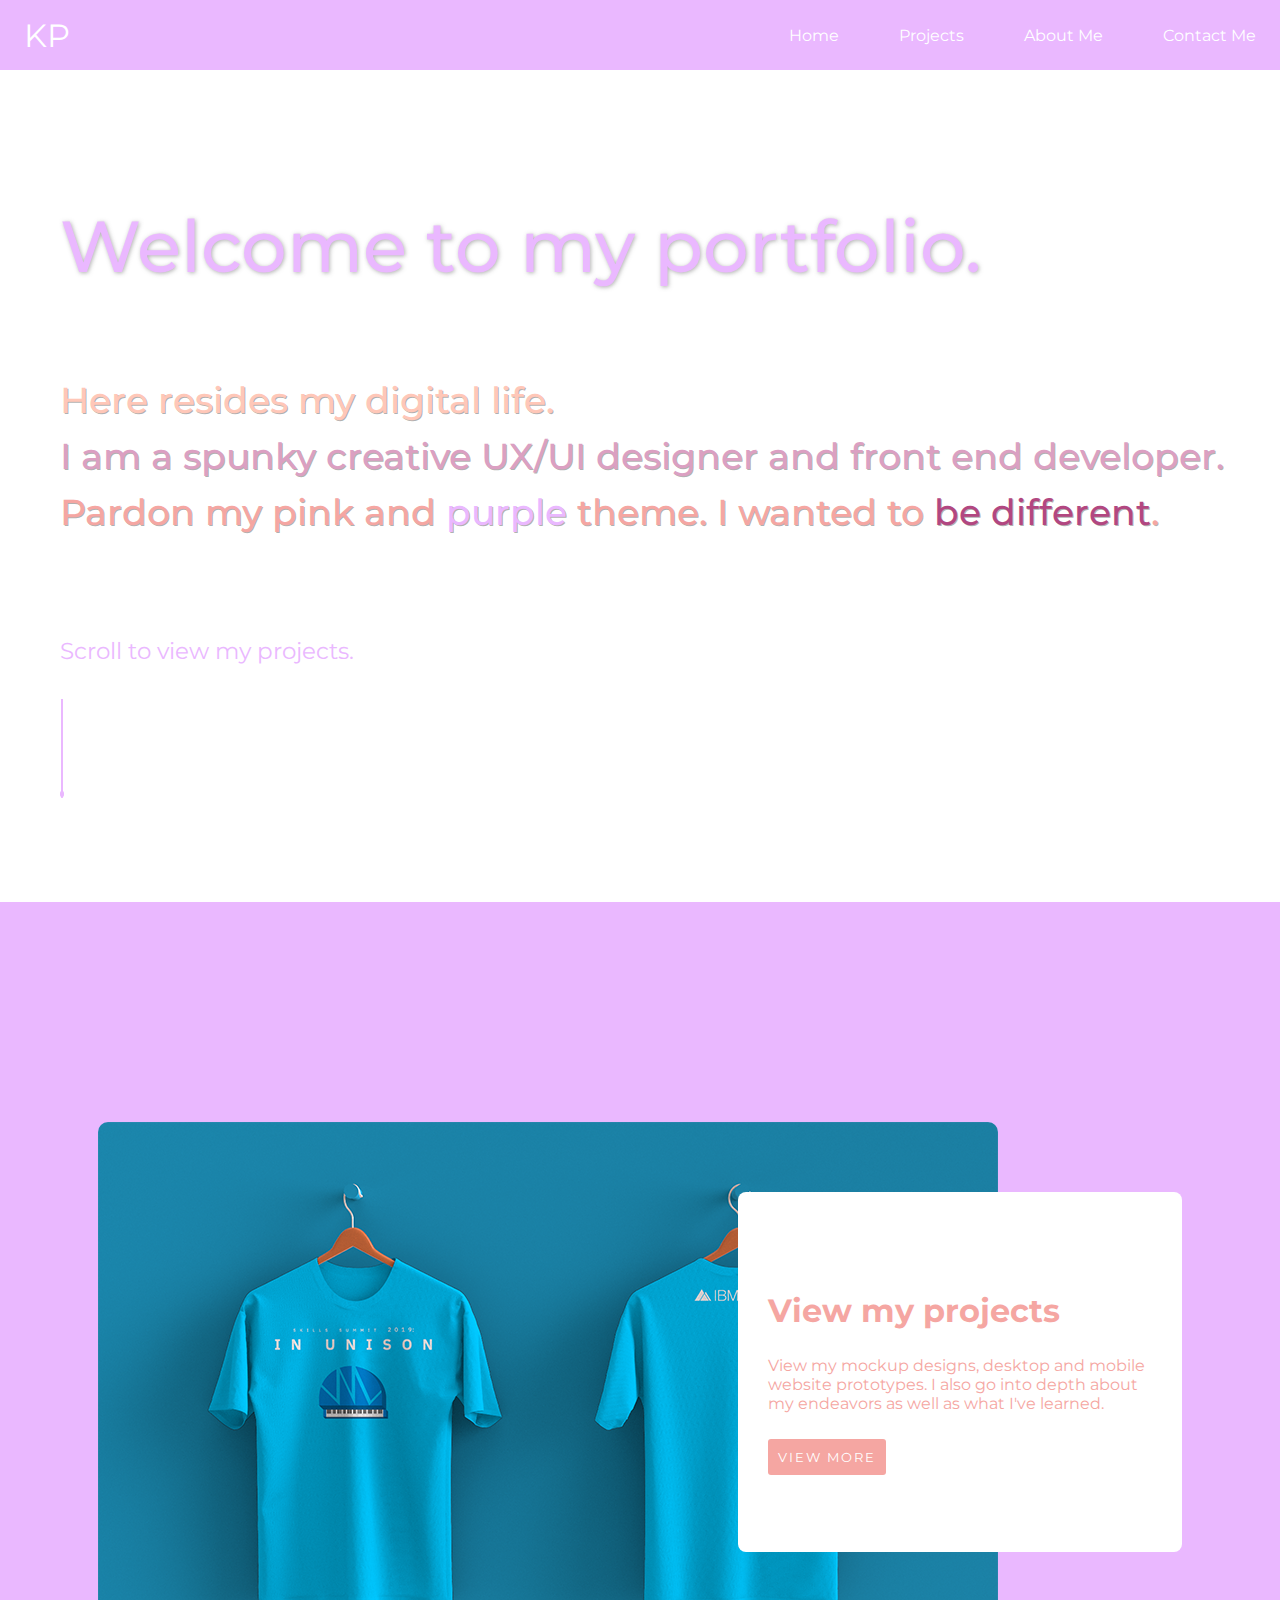
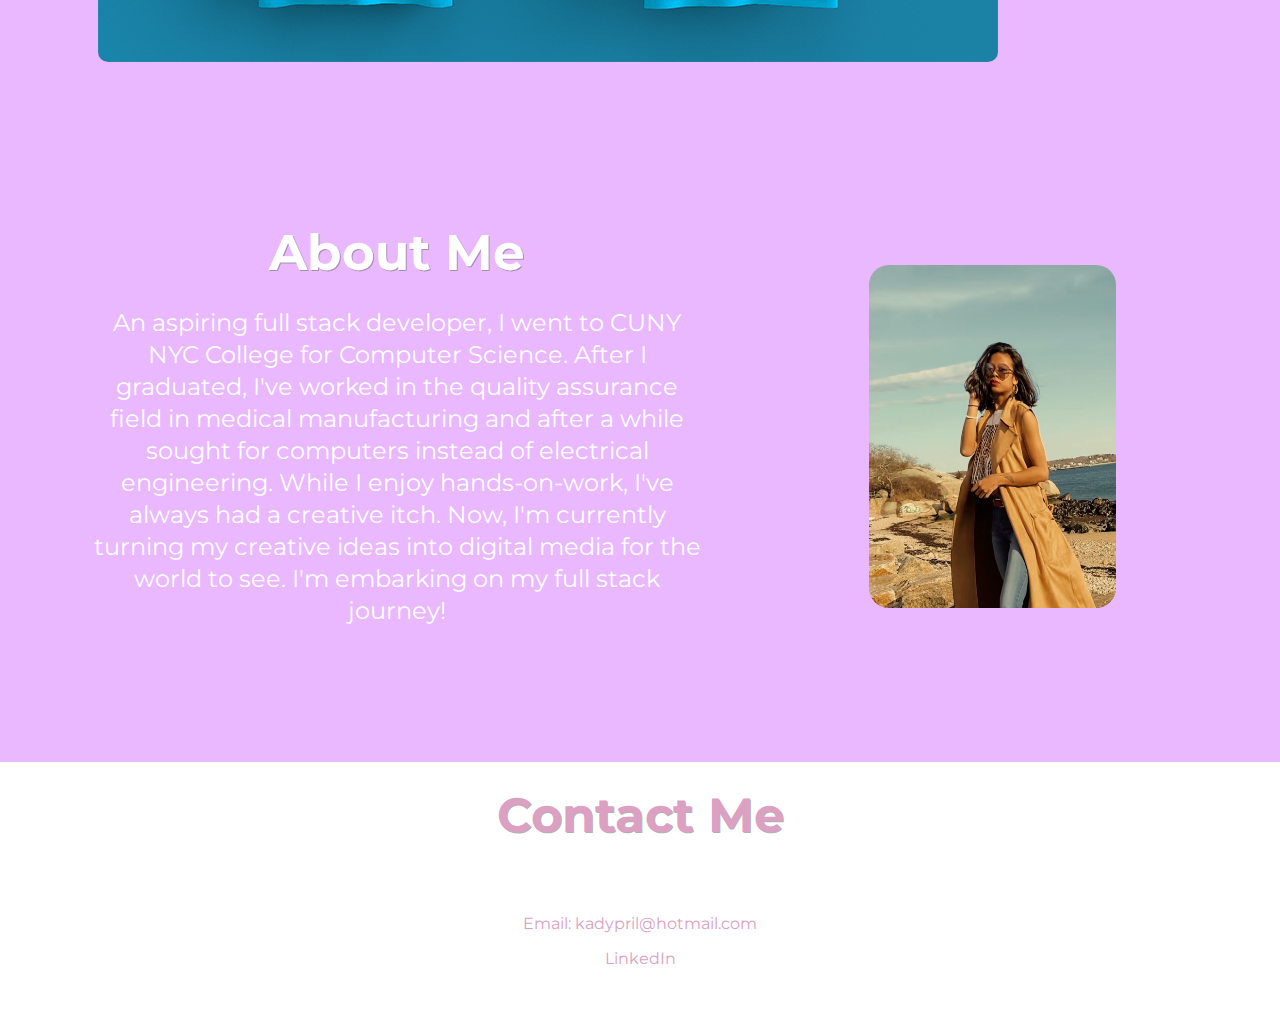
<file: index.html>
<!DOCTYPE html>
<html lang="en">
  <head>
    <meta charset="UTF-8" />
    <meta http-equiv="X-UA-Compatible" content="IE=edge" />
    <meta name="viewport" content="width=device-width, initial-scale=1.0" />
    <link rel="stylesheet" href="index.css" />
    <title>Kathdy Pril</title>
  </head>
  <body>
    <header>
      <div class="navbar">
        <a href="home" class="kathdypril">KP</a>
        <ul class="nav_menu">
          <li class="nav_item">
            <a href="#" class="nav_link">Home</a>
          </li>
          <li class="nav_item">
            <a href="#projects" class="nav_link">Projects</a>
          </li>
          <li class="nav_item">
            <a href="#about_me" class="nav_link">About Me</a>
          </li>
          <li class="nav_item">
            <a href="#contact_me" class="nav_link">Contact Me</a>
          </li>
        </ul>
        <div class="hamburger">
          <span class="bar"></span>
          <span class="bar"></span>
          <span class="bar"></span>
        </div>
      </div>
    </header>

    <section id="intro">
      <div class="welcome">
        <p class="line1">Welcome to my portfolio.</p>
        <p class="line2">Here resides my digital life.</p>
        <p class="line3">
          I am a spunky creative UX/UI designer and front end developer.
        </p>
        <p class="line4">
          Pardon my pink and <span id="purple">purple</span> theme. I wanted to
          <span class="be_different">be different</span>.
        </p>
        <p class="line5">Scroll to view my projects.</p>
        <img src="Arrow.png" alt="arrow" />
      </div>
    </section>

    <section id="projects">
      <div class="projects_container">
        <div class="leftside_image">
          <img class="main_picture" src="T-Shirt Mockup psd.png" />
        </div>
        <div class="rightside_description">
          <div class="content">
            <h1 class="internship">View my projects</h1>
            <p>
              View my mockup designs, desktop and mobile website prototypes. I
              also go into depth about my endeavors as well as what I've
              learned.
            </p>
            <a href="projects.html"> <button>View more</button></a>
          </div>
        </div>
      </div>
    </section>

    <section id="about_me">
      <div class="about_me_container">
        <div class="left_side">
          <h1>About Me</h1>
          <p>
            An aspiring full stack developer, I went to CUNY NYC College for
            Computer Science. After I graduated, I've worked in the quality
            assurance field in medical manufacturing and after a while sought
            for computers instead of electrical engineering. While I enjoy
            hands-on-work, I've always had a creative itch. Now, I'm currently
            turning my creative ideas into digital media for the world to see.
            I'm embarking on my full stack journey!
          </p>
        </div>
        <div class="right_side_image">
          <img src="me.jpg" />
        </div>
      </div>
    </section>

    <section id="contact_me">
      <div class="content">
        <h2>Contact Me</h2>
        <div class="contact_info">
          <p class="email">Email: kadypril@hotmail.com</p>

          <a
            rel
            class="linkedin"
            href="http://linkedin.com/in/kathdy-p-296643250"
            target="_blank"
            >LinkedIn</a
          >
        </div>
      </div>
    </section>

    <script src="index.js"></script>
  </body>
</html>
</file>
<file: index.css>
@import url('https://fonts.googleapis.com/css2?family=Montserrat:wght@300;400;700&display=swap');
*{
    font-family: 'Montserrat', sans-serif;

}
html{
    font-size: 16px;
}
body{
    margin:0;
    padding:0; 
    box-sizing: border-box;
    overflow-x:hidden ;
}


/* Navigation bar */
header{
    background-color: #EAB8FF;
}
li{
    list-style: none;

}
a {
color: white;
text-decoration: none;
}
.navbar{
    min-height: 70px;
    display: flex;
    justify-content: space-between;
    align-items: center;
    padding: 0 24px;
}
.kathdypril{
    color:white;
    font-size: 32px;
}
.nav_menu{
    display: flex;
    justify-content: space-between;
    align-items: center;
    gap: 60px;
}
.nav_link{
    transition: 0.7s ease;
}
.nav_link:hover {
    color: lightpink
}
.hamburger{
    display: none;
    cursor: pointer;
}
/* Editing the spans */ 
.bar {
    display: block;
    width: 25px;
    height: 3px;
    margin: 5px auto;
    -webkit-transition: all 0.3s ease-in-out;
    transition: all 0.3s ease-in-out;
    background-color: white;
}


/* End of navigation bar */




/*Section: Welcome page */

#intro{
    padding-bottom: 100px;
}
.welcome{
    padding-left: 60px;
}

.welcome .line1{ /* Welcome to my portfolio */
    position: relative;
    width: 1198px;
    height: 44px;
    text-shadow: 1px 1px 4px rgba(100,100,100,0.5);
    color: #EAB8FF;
    font-family: Montserrat;
    font-size: 72px;
    font-weight: 500;
    padding: 72px 0px;
    margin: 60px 0px;
}
.welcome .line2{ /* Here resides my digital life */
    position: relative;
    text-shadow: 1px 1px rgba(100,100,100,0.5);
    color: #ffc7b8;
    font-family: Montserrat;
    font-size: 36px;
    font-weight: 500;
    margin: 12px 0px;
}
.welcome .line3{ /* I am a spunky creative... */
    position: relative;
    width: 1198px;
    height: 44px;
    text-shadow: 1px 1px rgba(100,100,100,0.5);
    color: #dba0c2;
    font-family: Montserrat;
    font-size: 36px;
    font-weight: 500;
    margin: 12px 0px;
}
.welcome .line4{ /* Pardon my pink and purple theme. */
    position: relative;
    width: 1198px;
    height: 44px;
    text-shadow: 1px 1px rgba(100,100,100,0.5);
    color: #f5a6a2;
    font-family: Montserrat;
    font-size: 36px;
    font-weight: 500;
    margin: 12px 0px;
    padding-bottom: 80px;
}
#purple{
    color: #eab8ff;
}
.be_different{
    color: #B24781;
}
.welcome .line5{
    color: #EAB8FF;
    font-size: 23px;
    padding-bottom: 10px;
}


/* Section: Projects */

#projects{
    padding-top: 20px;
    min-height: 100vh;
    width: 100%;
    display: flex;
    align-items: center;
    justify-content: center;
    background-color: #EAB8FF;

}
.projects_container{
    width: 100;
    margin: 0 auto;
    display: flex;
    align-items: center;
    justify-content: center;
}
.leftside_image{
    width: 50%;
    height: 500px;
}
.leftside_image img{
    border-radius: 10px;
}
.rightside_description{
    width: 30%;
    min-height: 300px;
    background-color: white;
    display: flex;
    flex-shrink: 1;
    align-items: center;
    padding:30px;
    border-radius:8px;
    color: #f5a6a2;
}
.rightside_description h1{
    font-size: 2rem;
    margin-bottom: 26px;
}
.rightside_description p{
    padding-bottom: 10px;
}

button{
    color: black;
    border:none;
    color: white;
    border-radius: 3px;
    text-transform: uppercase;
    padding: 10px 10px;
    background-color: #f5a6a2;
    cursor: pointer;
    letter-spacing: 2px;
}






/* About Me section */
#about_me{
    background-color: #EAB8FF;
    margin: 0;
    height: 60vh;
    min-width: 0;
}

 .about_me_container{
    display: flex;
    height: auto;
    min-width: 0;
    padding-left: 3rem;
    justify-content: space-evenly;
}

.left_side{
width: 50%;
display: flex;
flex-direction: column;
align-items: center;
}

.left_side h1{
text-shadow: 1px 1px rgba(100,100,100,0.5);
margin: 0;
font-size: 50px;
color: white;
}
.left_side p{
    color:white;
    font-size: 1.5rem;
    line-height: 2rem;
    text-align: center;
}

.right_side_image{
    display:flex;
    justify-content: center;
    align-items: center;
    width: 40%;
    height: auto;
}
.right_side_image img{
    height: 80%;
    width: 50%;
    border-radius: 20px; 
} 






/* Contact Me Section */

#contact_me{
    height: 30vh;
    width: 100vw;
    background-color:white;
}
#contact_me .content{
    display: flex;
    height:auto;
    width: auto;
    flex-direction: column;
    align-items: center;
    
}
#contact_me h2{
    padding: 1.5rem 0px;
    text-shadow: 1px 1px rgba(100,100,100,0.5);
    margin: 0px;
    color: #dba0c2;
    font-size: 3rem;

}
.contact_info{
    height: 100px;
    min-width: 0;
    color: #dba0c2;
    font-size: 1rem;
    display:flex;
    flex-direction: column;
    align-items: center;
    justify-content: flex-end;
    
    
}.linkedin{
    color: #dba0c2;
}














/* Mobile friendly home page iPhone 12Pro */

@media screen and (min-width: 390px) and (max-width:450px){
    /* Section: Header */
    .welcome{
        padding: 0px 20px;

    }
    .navbar{
        font-size: 14px;
        height: 10px;
        width: 100vw;
        padding: 0px;
    }
    .kathdypril{
        font-size: 16px;
        font-weight: bold;
        padding-left: 10px;
    }
    .hamburger{
        display: block;
        padding-right: 10px;
    }
    .hamburger.active .bar:nth-child(2){
        opacity: 0;
    }
    .hamburger.active .bar:nth-child(1){
        transform: translateY(8px) rotate(45deg); /* This makes the first line and third line turn into an x. The middle line disappears. */
    }
    .hamburger.active .bar:nth-child(3){
        transform: translateY(-8px) rotate(-45deg);
    }
    .nav_menu{
        position: fixed; /* when we scroll down, the hamburger menu will stay on the screen. */
        left: -150%; /* Method to hide something from sight */
        top: 75px;
        gap:0;
        justify-content: center;
        flex-direction: column; /* The menu links will appear in a column */
        background-color: #EAB8FF;
        opacity: 85%;
        width: 390px;
        text-align: center;
        transition: 0.3s ease-in-out;
        padding-left: 0px; /* When the hamburger is clicked, the menu will appear in 0.3s */
    }
    .nav_item{
    margin: 10px 0px;
    }
    .nav_menu.active{
    left: 0;
    }

    /* Section: intro */
    #intro{ /* Welcome to my portfolio */
     width: 100vw;
    }
    #intro .line1{
        font-size: 2rem;
        width: auto;
    } /* Here resides my digital life */
    #intro .line2{
        font-size: 20px;
        width: auto;
    }
    #intro .line3{
        font-size: 20px;
        width: auto;
    }
    #intro .line4{
        font-size: 20px;
        width: auto;
    }


/* Section: Projects */


#projects{
    height: 100vh;
    width: 100%;

}
.left_side p{
    font-size: 1rem;
    width: auto;
}
.leftside_image img{
    width: auto;
    height: 200px;
}
.rightside_description{
    width: 50%;
    min-height: 300px;
    background-color: white;
    border-radius:8px;
    color: #f5a6a2;
}
.rightside_description h1{
    font-size: 1rem;
    margin-bottom: 18px;
}



/* Section: About Me */
#about_me{
    height: 100vh;
    width: 100vw;
}

.left_side h1{
    text-shadow: 1px 1px rgba(100,100,100,0.5);
    padding: 60px 0px;
    margin: 0;
    font-size: 2rem;
    color: #B24781;
}
.left_side p{
    line-height: 1.3rem;
}
.about_me_container{
    padding: 2rem 0px;
    flex-direction: column;
    justify-content: center;
    align-items: center;
}
.about_me_container h1{
    padding: 1rem 0;
}
.right_side_image{
    padding-top: 1em;
    height:auto;
    width: 50vw;

}


/* Section: contact */


#contact_me{
    height: 100vh;
    width: 100vw;
    background-color: #EAB8FF;
}
#contact_me .content{
    display: flex;
    flex-direction: column;
    align-items: center;
}
}
#contact_me h2{
margin: 0px;

}
#contact_me p{
}




























    @media (prefers-reduced-motion: reduce) {
        *,
        ::before,
        ::after {
          animation-delay: -1ms !important;
          animation-duration: 1ms !important;
          animation-iteration-count: 1 !important;
          background-attachment: initial !important;
          scroll-behavior: auto !important;
          transition-duration: 0s !important;
          transition-delay: 0s !important;
        }
     
      }
</file>
